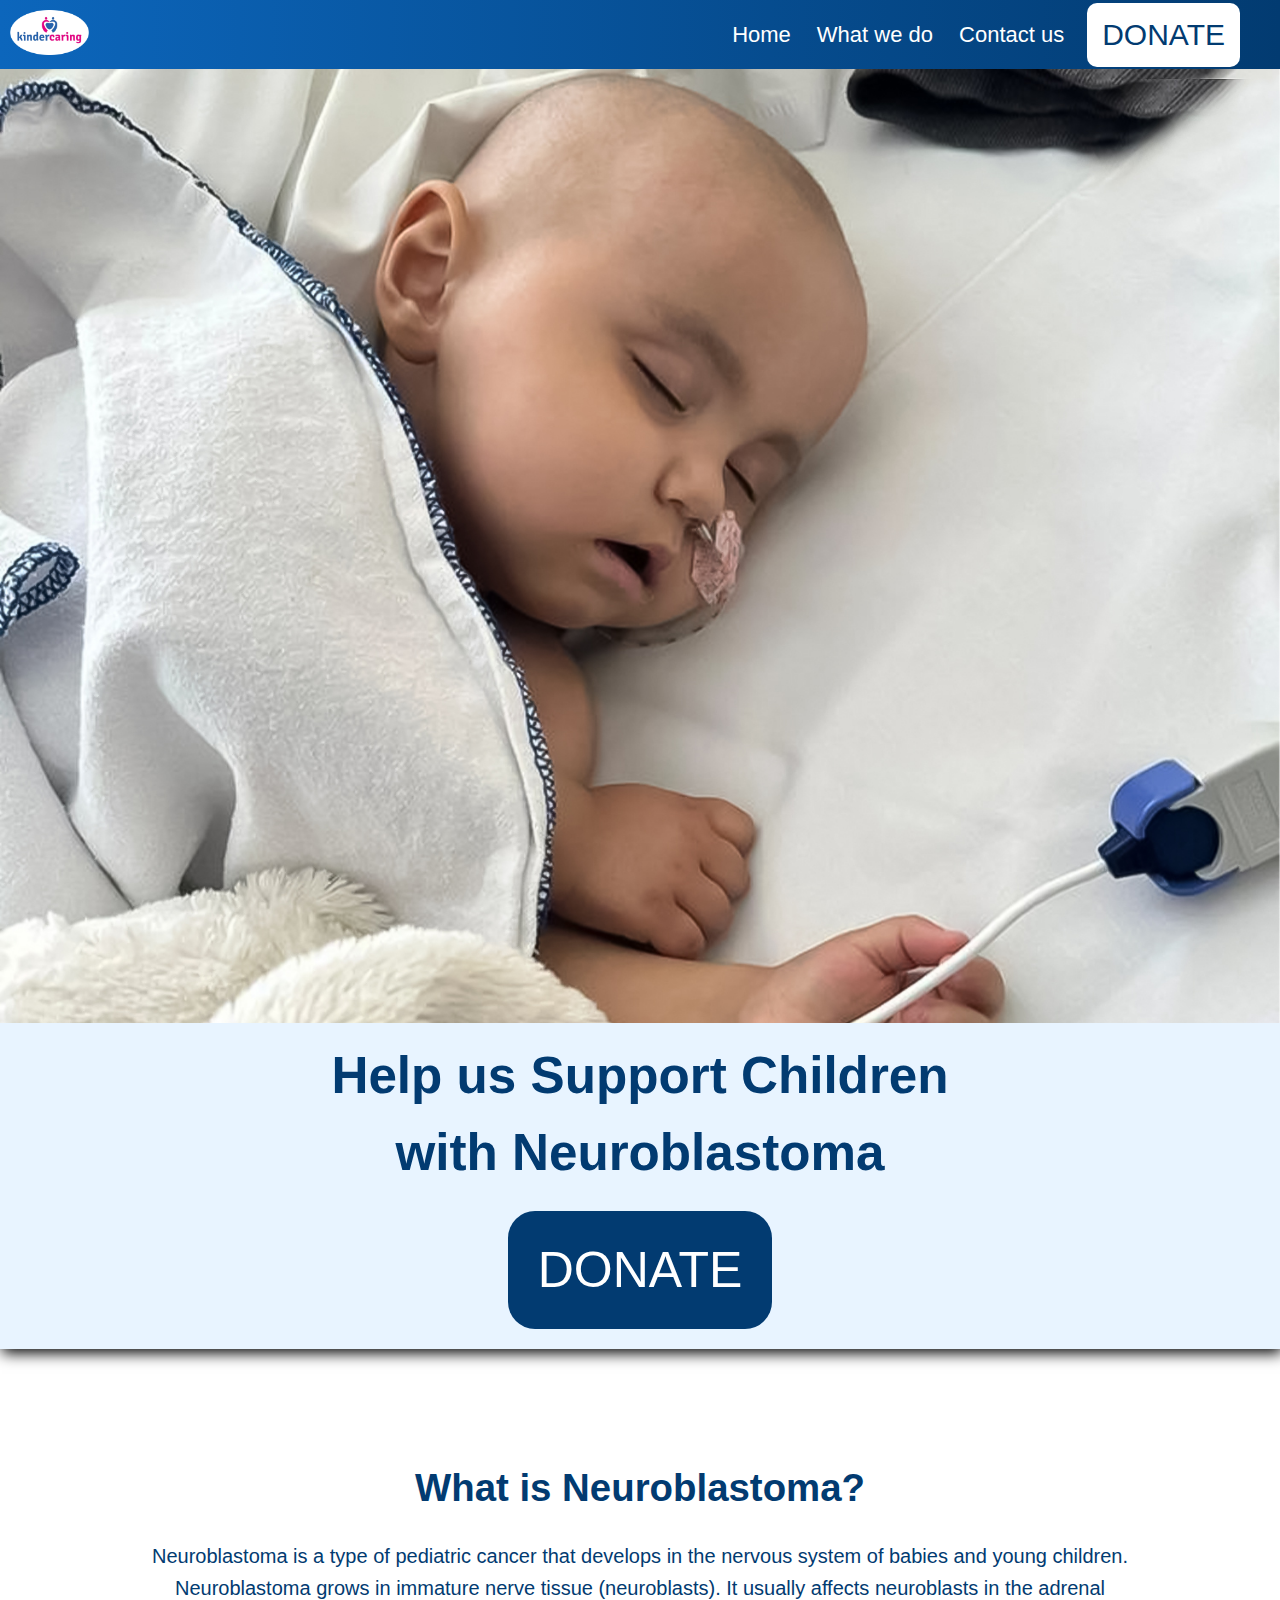
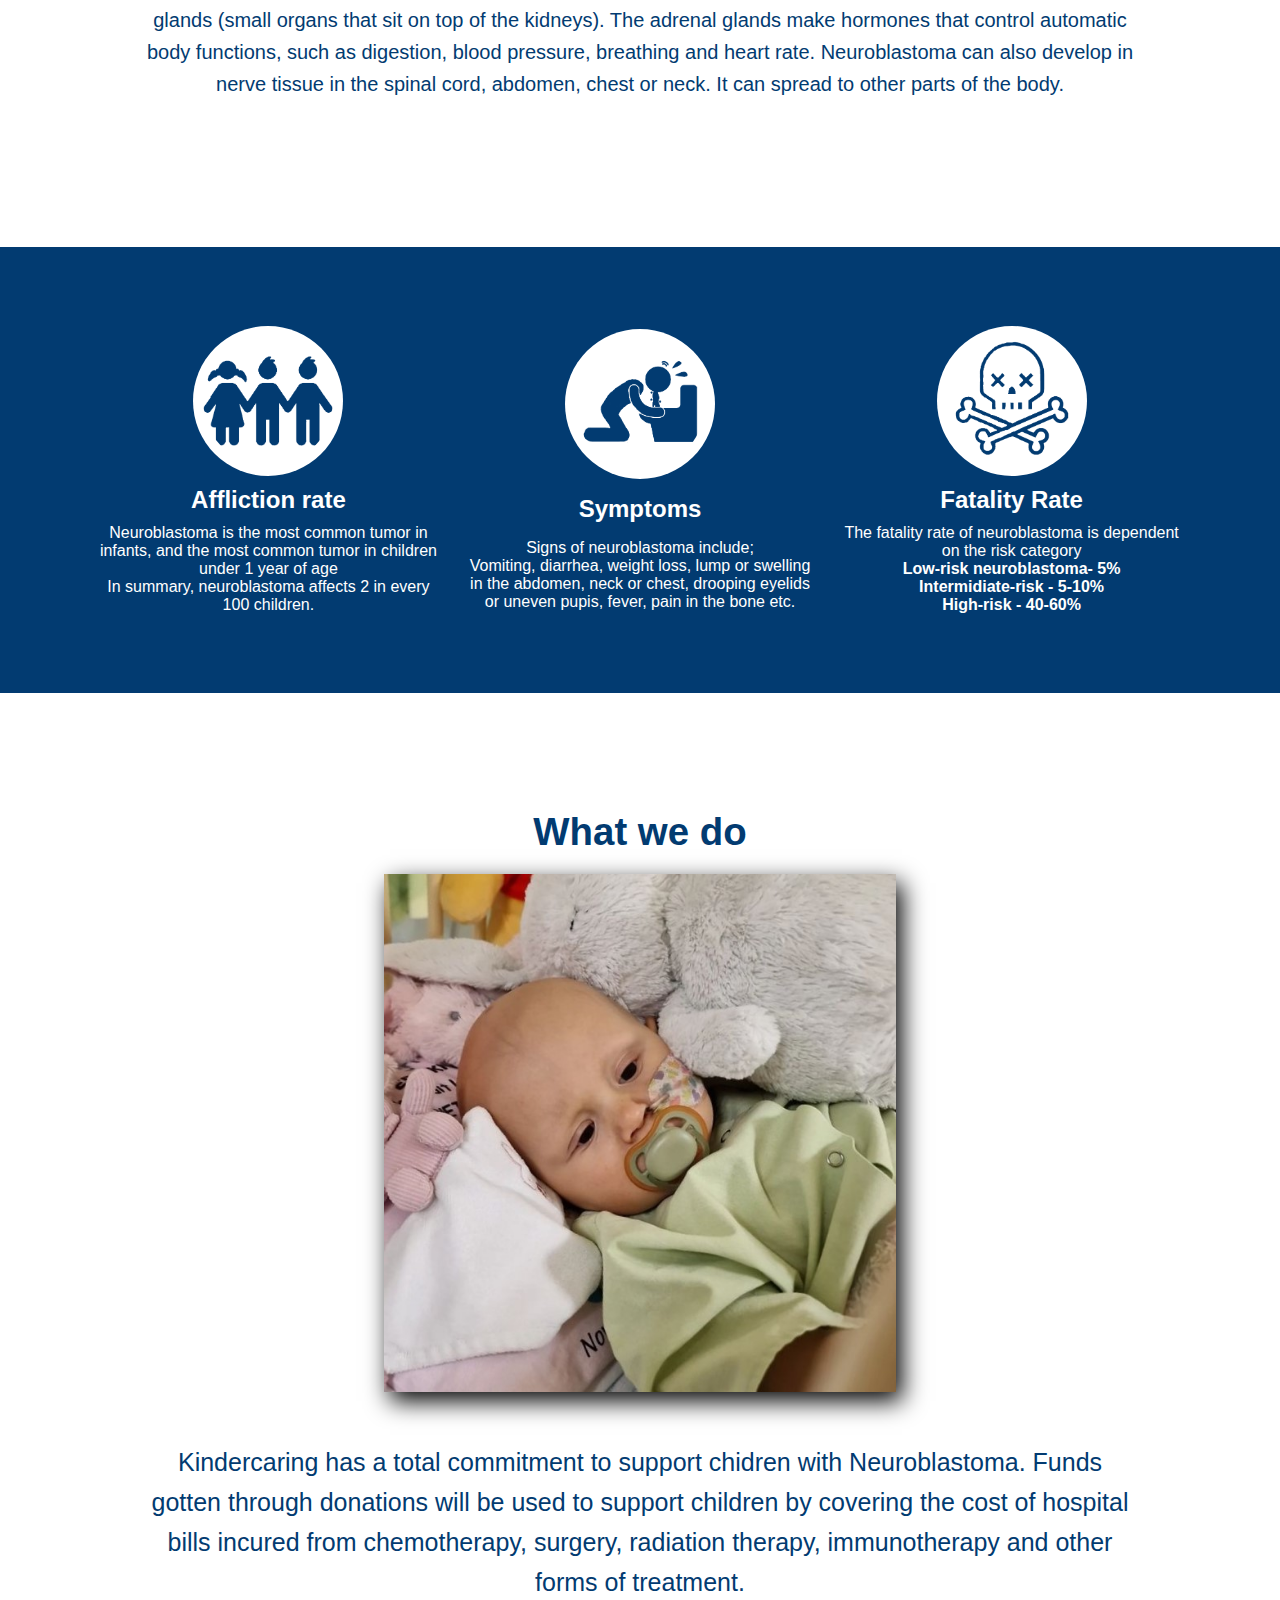
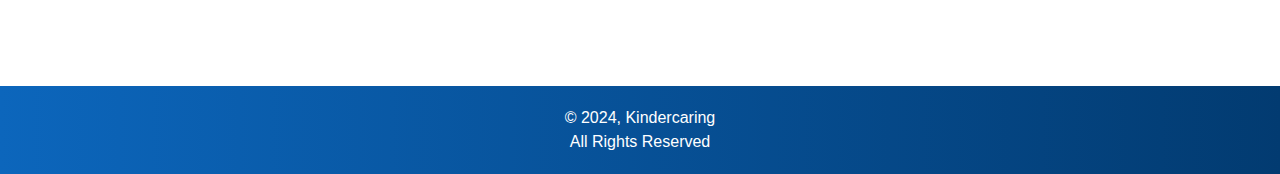
<file: index.html>
<!DOCTYPE html>
<html lang="en">

<head>
    <meta charset="UTF-8">
    <meta name="viewport" content="width=device-width, initial-scale=1.0">
    <title>Kindercaring</title>
    <link rel="stylesheet" href="styles.css">
    <!-- Chatra {literal} -->
<script>
    (function(d, w, c) {
        w.ChatraID = 'hNbr7sCcWy9PgRhmT';
        var s = d.createElement('script');
        w[c] = w[c] || function() {
            (w[c].q = w[c].q || []).push(arguments);
        };
        s.async = true;
        s.src = 'https://call.chatra.io/chatra.js';
        if (d.head) d.head.appendChild(s);
    })(document, window, 'Chatra');
</script>
<!-- /Chatra {/literal} -->
</head>

<body>
    <header>
        <nav>
            <div>
                <img src="logo.png" alt="logo">
            </div>
            <div class="nav">
                <a href="index.html" class="disappear">Home</a>
                <a href="#whatwedo" class="disappear">What&nbsp;we&nbsp;do</a>
                <a href="" class="disappear">Contact&nbsp;us</a>
                <a href="donate.html" class="donate">DONATE</a>
                <span class="togglebtn" onclick="openNav()" style="cursor: pointer;">&#9776;</span>
            </div>
        </nav>
        <div id="dropdown">
            <span onclick="closeNav()" style="cursor: pointer; color: #fff;">&times;</span>
            <a href="">Home</a>
            <a href="#services">What&nbsp;we&nbsp;do</a>
            <a href="#whatwedo">Contact&nbsp;us</a>
            <a href="donate.html" class="dropdonate" style="color: #023b71;">Donate</a>
        </div>
        <div class="banner">
            
            <img src="Background Image.jpg">
            
            <div>
                <h1>Help us Support Children <br> with Neuroblastoma</h1>
                <a href="donate.html" class="donate">DONATE</a>
            </div>
        </div>
    </header>

    <main>
        <section class="about">
            <h1>What is Neuroblastoma?</h1>
            <p>Neuroblastoma is a type of pediatric cancer that develops
                in the nervous system of babies and young children.
                Neuroblastoma grows in immature nerve tissue (neuroblasts).
                It usually affects neuroblasts in the adrenal glands (small
                organs that sit on top of the kidneys). The adrenal glands
                make hormones that control automatic body functions, such
                as digestion, blood pressure, breathing and heart rate.
                Neuroblastoma can also develop in nerve tissue in the spinal cord,
                abdomen, chest or neck. It can spread to other parts of the body.
            </p>
        </section>
        <section class="moreabout">
            <div>
                <img src="Chidren affliction rate.png">
                <h2>Affliction&nbsp;rate</h2>
                <p>Neuroblastoma is the most common tumor in infants, and the
                    most common tumor in children under 1 year of age <br>
                    In summary, neuroblastoma affects 2 in every 100 children.</p>
            </div>
            <div>
                <img src="symptoms.png">
                <h2>Symptoms</h2>
                <p>Signs of neuroblastoma include;<br>
                    Vomiting, diarrhea, weight loss, lump or swelling in the
                    abdomen, neck or chest, drooping eyelids or uneven pupis,
                    fever, pain in the bone etc.</p>
            </div>
            <div>
                <img src="fatality rate.png">
                <h2>Fatality&nbsp;Rate</h2>
                <p>The fatality rate of neuroblastoma is dependent on the
                    risk category <br>
                    <span>
                        Low-risk neuroblastoma- 5% <br>
                        Intermidiate-risk - 5-10% <br>
                        High-risk - 40-60% <br>
                    </span>
                </p>
            </div>
        </section>
        <section class="whatwedo" id="whatwedo">
            <h1>What we do</h1>
            <img src="img.jpg">
            <p>Kindercaring has a total commitment to support chidren with 
                Neuroblastoma. Funds gotten through donations will be used to support children 
                by covering the cost of hospital bills incured from chemotherapy, surgery, 
                radiation therapy, immunotherapy and other forms of treatment.</p>
        </section>
    </main>

    <footer style="text-align: center; color: #fff; padding: 20px; line-height: 1.5;">
        © 2024, Kindercaring <br> All Rights Reserved
    </footer>
    
</body>
<script>
    function openNav() {
    document.getElementById("dropdown").style.display = "initial";
}
function closeNav() {
    document.getElementById("dropdown").style.display = "none";
}
</script>
</html>
</file>
<file: styles.css>
* {
    margin: 0;
    padding: 0;
    box-sizing: border-box;
    font-family: Verdana, Geneva, Tahoma, sans-serif;
    scroll-behavior: smooth;
}

header nav {
    background-image: linear-gradient(to right, #0c66bc, #023b71);
    display: flex;
    justify-content: space-between;
    align-items: center;
    position: fixed;
}

header nav div img {
    width: 11%;
    margin: 10px;
}

header nav .nav {
    display: flex;
    align-items: center;
    
}

header nav .nav a {
    text-decoration: none;
    color: white;
    margin: 0 10px 0 10px;
    padding: 3px;
    font-size: 22px;
}

header nav .nav a:hover {
    border-bottom: white 2px solid;
}

header nav .nav .donate {
    background-color: white;
    color: #023b71;
    padding: 15px;
    border-radius: 10px;
    font-size: 30px;
    margin-right: 40px;
}
header nav .nav .donate:hover {
    scale: 1.1;
    transition-duration: 240ms;
}


/* DROPDOWN */
#dropdown {
    position: fixed;
    top: 0;
    right: 0;
    background-color: #023b71;
    padding: 100px;
    display: none;
    z-index: 1;
}

#dropdown a {
    display: block;
    text-align: center;
    font-size: 20px;
    text-decoration: none;
    color: #ffffff;
    padding: 16px 8px;
}

#dropdown a:hover {
    color: #73ccff;
}

#dropdown span {
    font-size: 10vw;
    position: absolute;
    top: 0;
    right: 10px;
    color: #0093E7;
}

.togglebtn {
    font-size: 6vw;
    font-weight: 800;
    padding: 0.2% 2% 1% 0%;
    color: #ffffff;
    display: none;
    animation: fade-in3 1s;
    position: absolute;
    right: 2px;
}
.dropdonate {
    color: #023b71;
    background-color: #ffffff;
    border-radius: 12px;
    margin-top: 10px;
}

@media only screen and (max-width:900px) {
    .togglebtn {
        display: initial;
    }
}



/* DROPDOWN */

.banner {
    display: block;
    display: grid;
    place-items: center;
    background-color: #e8f4ff;
    box-shadow: 2px 4px 14px black;
    padding-bottom: 20px;
    
}

.banner img {
    width: 90%;
    margin-top: 50px;
}

.banner div {
    display: grid;
    place-items: center;
    padding-top: 15px;
}

.banner .donate {
    text-decoration: none;
    background-color:#023b71;
    color: white;
    padding: 15px;
    border-radius: 10px;
    font-size: 30px;
    margin-top: 20px;
}

.banner h1 {
    line-height: 1.5;
    font-size: 3vw;
    text-align: center;
    color: #023b71;
}



/* MAIN */

main section {
    margin-top: 7vh;
    padding: 6vh;
}

main section h1 {
    font-size: 3vw;
    text-align: center;
    color: #023b71;
}

main .about p {
    line-height: 1.6;
    font-size: 20px;
    text-align: center;
    margin-top: 30px;
    margin: 30px 7vw;
    color: #023b71;
}


main .moreabout {
    background-color: #023b71;
    display: flex;
    flex-wrap: wrap;
    justify-content: center;
}

main .moreabout div {
    display: block;
    display: grid;
    place-items: center;
    margin: 15px 10px;
}

main .moreabout img {
    width: 150px;
    border-radius: 50%;
    padding: 10px;
    margin: 10px;
    background-color: white;
}

main .moreabout div h2 {
    color: #ffffff;
    text-align: center;
}

main .moreabout div p {
    color: white;
    text-align: center;
    margin: 10px 0;
}

main .moreabout div p span {
    font-weight: 800;
}




main .whatwedo {
    display: grid;
    place-items: center;
}
main .whatwedo img {
    width: 40vh;
    margin: 20px 0;
    box-shadow: 6px 9px 23px black;
}

main .whatwedo p {
    line-height: 1.6;
    font-size: 25px;
    text-align: center;
    margin-top: 30px;
    margin: 30px 7vw;
    color: #023b71;
}

/* MAIN */




/* FOOTER */
footer {
    background-image: linear-gradient(to right, #0c66bc, #023b71);
}


/* FOOTER */














@media only screen and (min-width: 669px) {
    main .moreabout div { 
        flex-basis: 30%;
    }
}

@media only screen and (min-width: 1059px) {
    .banner h1 {
        line-height: 1.5;
        font-size: 4vw;
    }

    .banner .donate {
        font-size: 50px;
        border-radius: 27px;
        padding: 30px;
    }
    .banner img {
        width: 100%;
    }


    main .whatwedo img {
        width: 40vw;
    }
    main .moreabout div { 
        flex-basis: 30%;
    }
}

@media only screen and (max-width: 658px) {
    .disappear {
        display: none;
    }

    header nav .nav .donate {
        font-size: 15px;
        padding: 10px;
    }

    header nav div img {
        width: 12%;
        margin: 8px;
    }
    .banner img {
        padding: 10px;
    }
    main section {
        margin-top: 3vh;
        padding: 2vh;
    }
}

@media only screen and (max-width: 447px) {
    .banner .donate {
        font-size: 25px;
        padding: 9px;
    }

    .banner h1 {
        font-size: 29px;
    }

    main section h1 {
        font-size: 6vw;
    }
}
</file>
